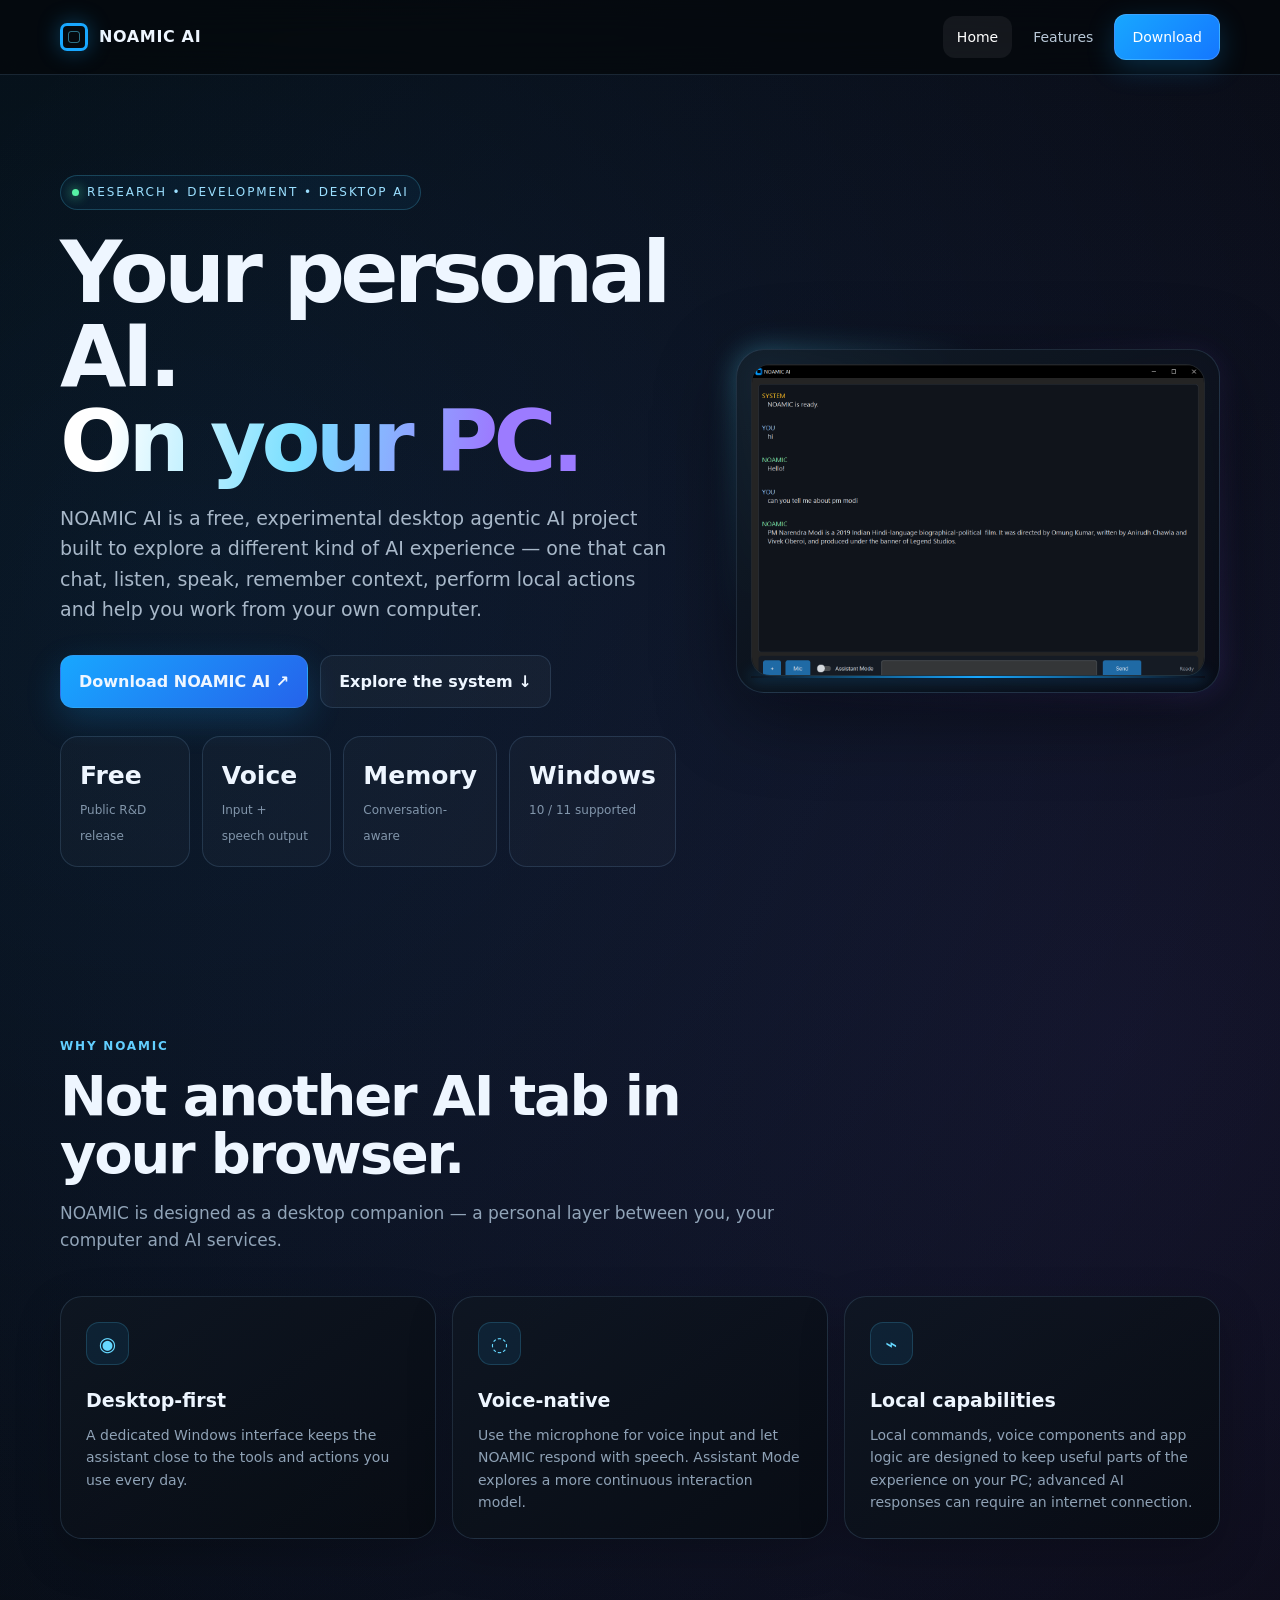
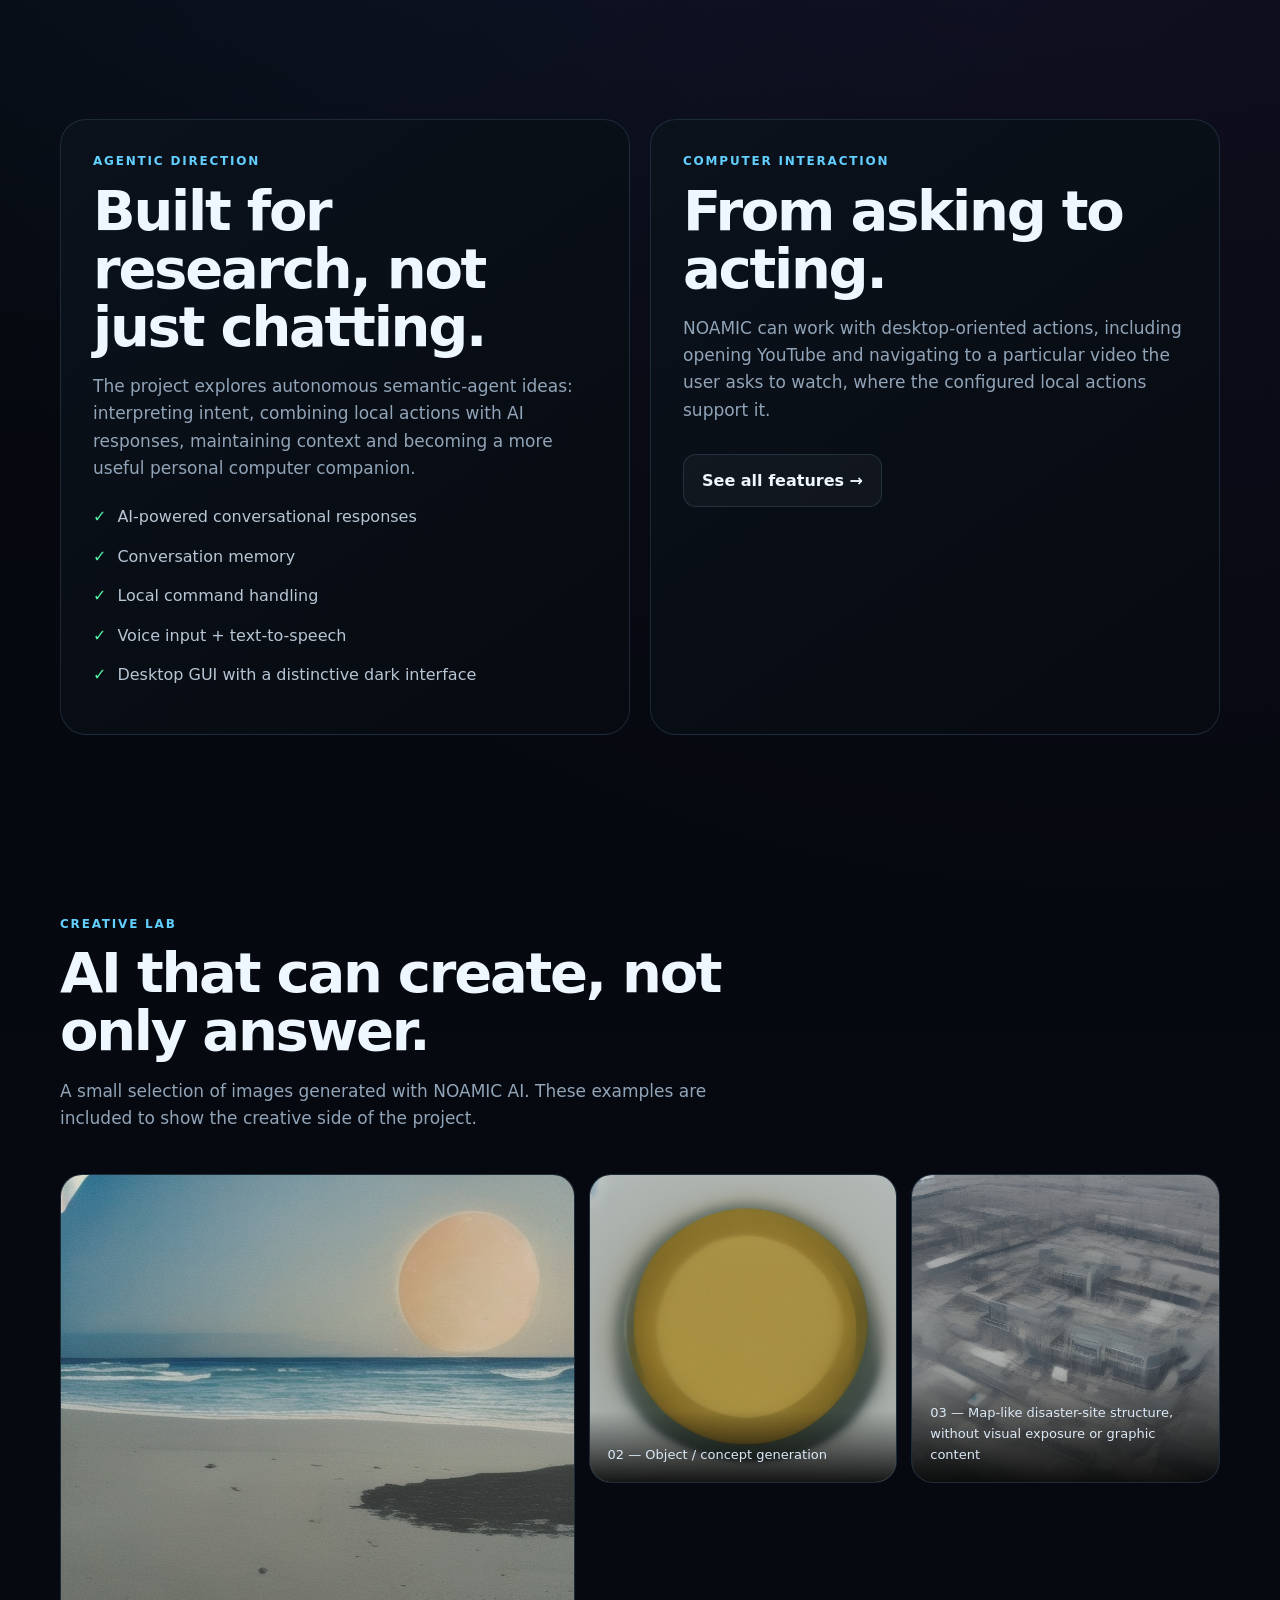
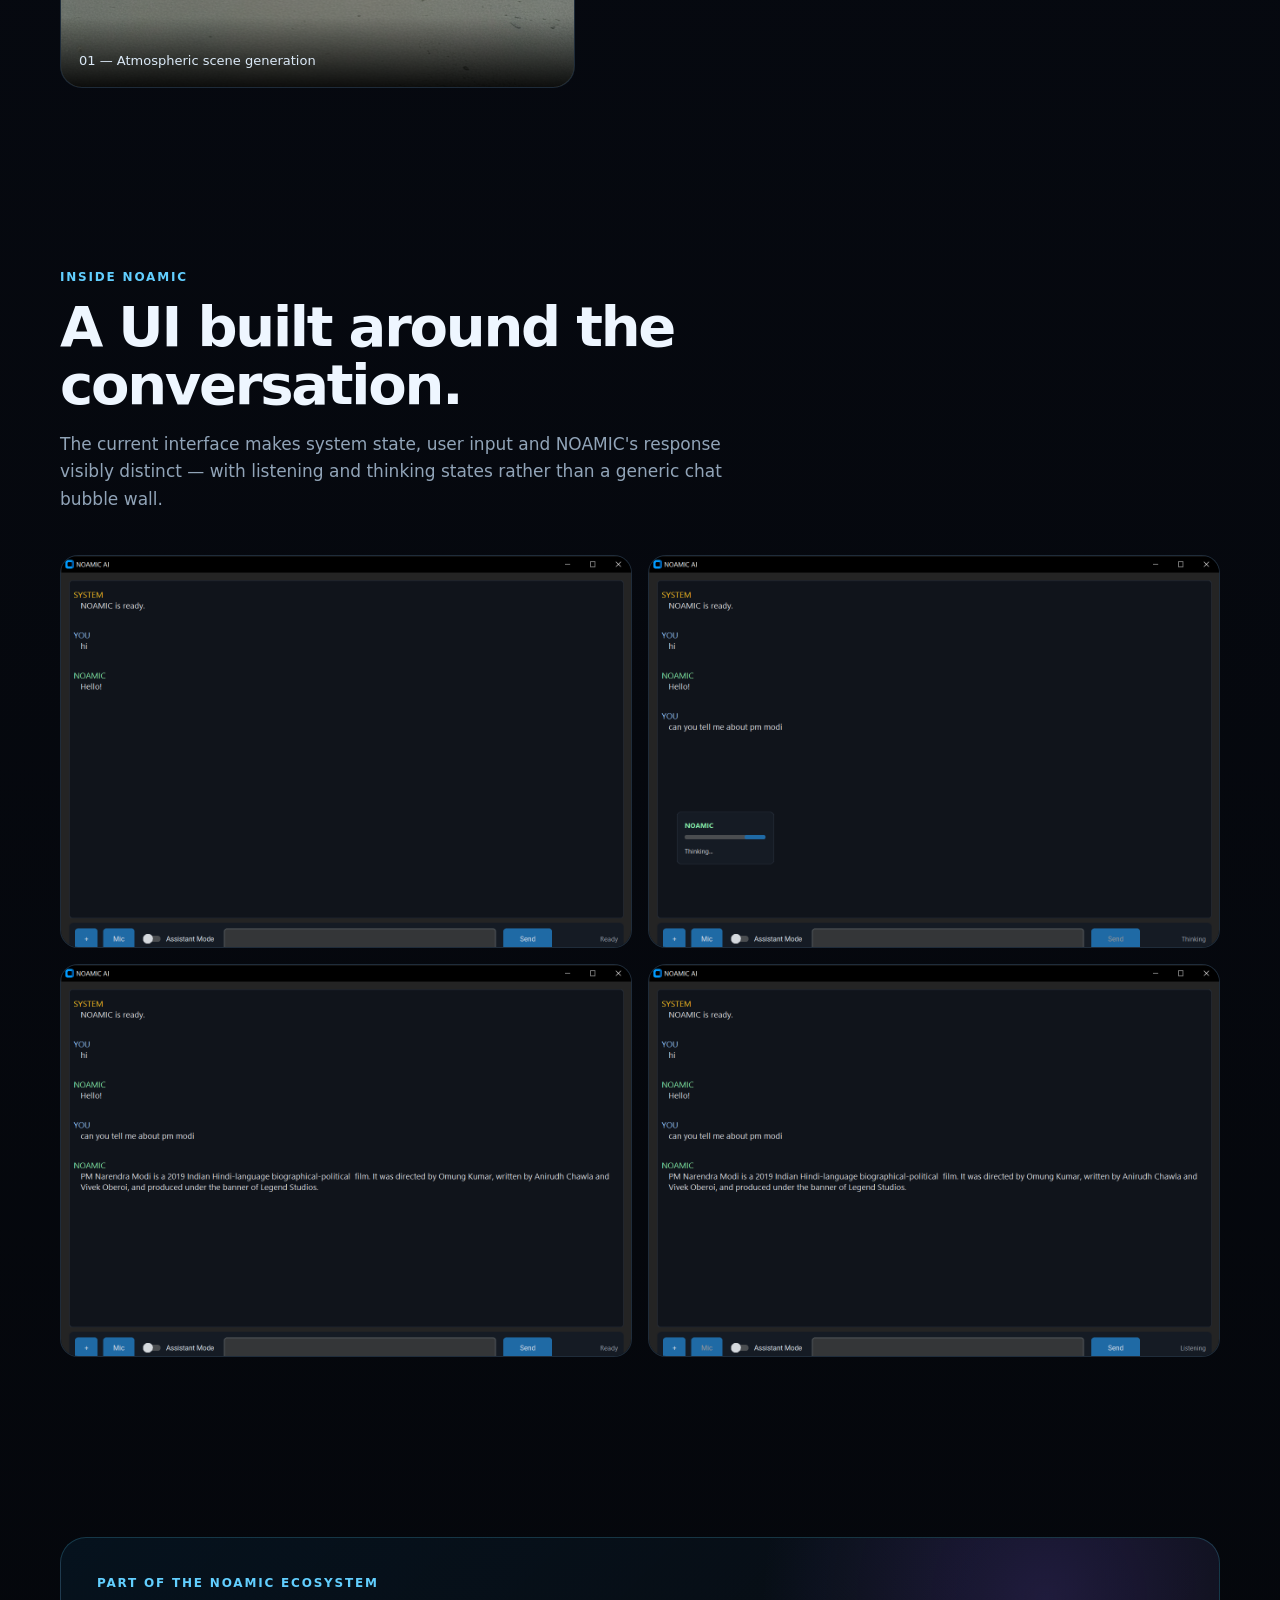
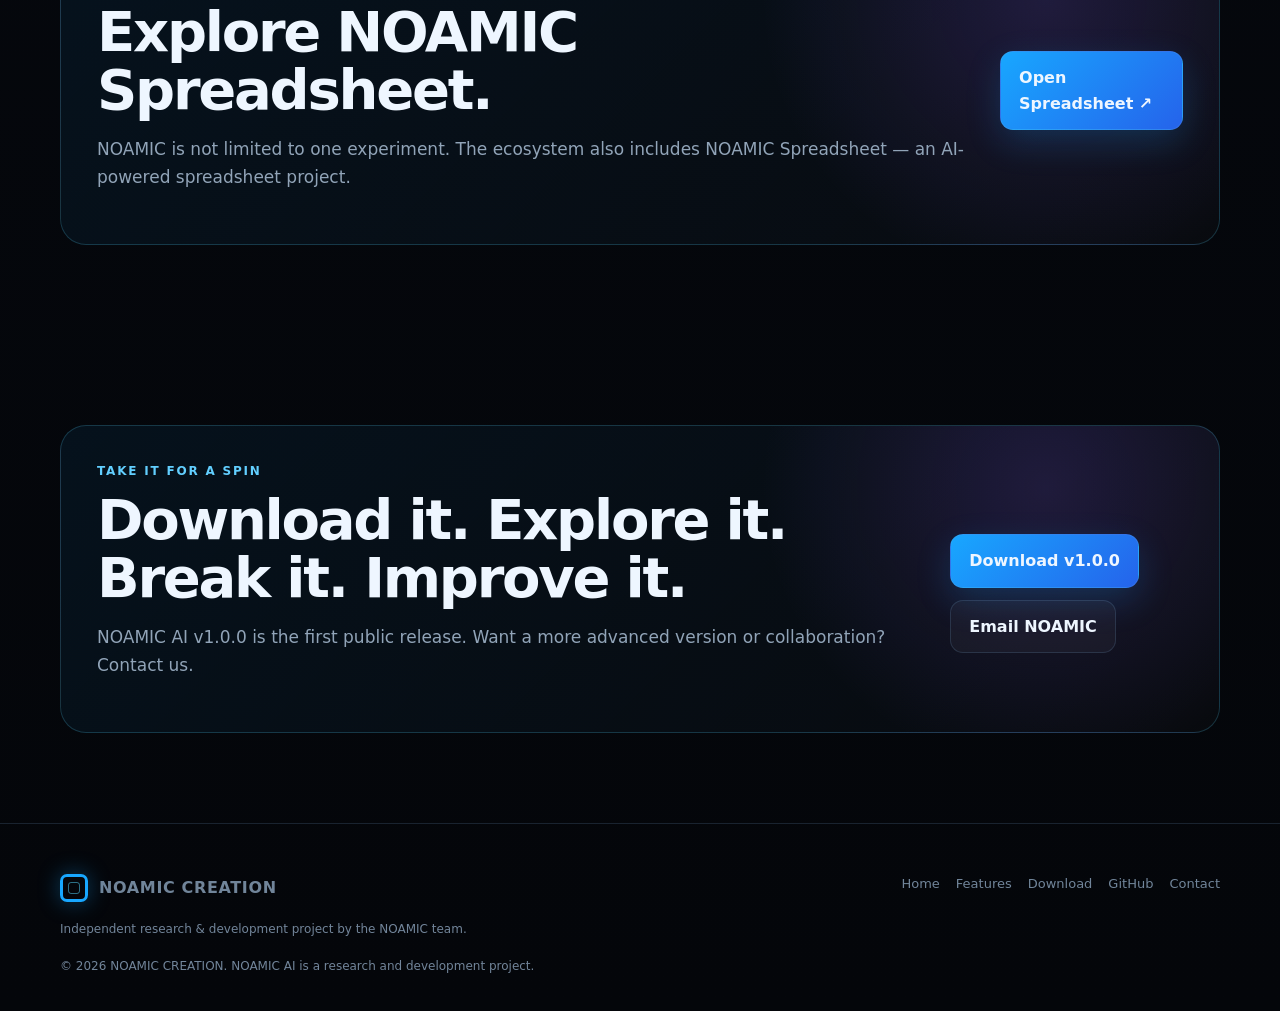
<file: index.html>
<!doctype html>
<html lang="en"><head><meta charset="utf-8"><meta name="viewport" content="width=device-width,initial-scale=1">
<title>NOAMIC AI — Personal Desktop Agentic AI</title><meta name="description" content="NOAMIC AI is a free desktop AI research and development project with chat, voice, memory, local commands and creative AI capabilities.">
<link rel="stylesheet" href="style.css"></head><body>

<header class="nav">
 <div class="container nav-inner">
  <a class="brand" href="index.html"><span class="brand-mark"></span><span>NOAMIC AI</span></a>
  <button class="menu" aria-label="Open menu">☰</button>
  <nav class="nav-links">
   <a class="active" href="index.html">Home</a>
   <a class="" href="features.html">Features</a>
   <a class=" nav-cta" href="download.html">Download</a>
  </nav>
 </div>
</header>

<main>
<section class="hero"><div class="container hero-grid">
 <div class="reveal">
  <span class="eyebrow"><span class="dot"></span> Research • Development • Desktop AI</span>
  <h1>Your personal AI.<br><span class="gradient">On your PC.</span></h1>
  <p class="lead">NOAMIC AI is a free, experimental desktop agentic AI project built to explore a different kind of AI experience — one that can chat, listen, speak, remember context, perform local actions and help you work from your own computer.</p>
  <div class="actions"><a class="btn btn-primary" href="download.html">Download NOAMIC AI ↗</a><a class="btn btn-ghost" href="#why">Explore the system ↓</a></div>
  <div class="stat-row"><div class="stat"><strong>Free</strong><span>Public R&D release</span></div><div class="stat"><strong>Voice</strong><span>Input + speech output</span></div><div class="stat"><strong>Memory</strong><span>Conversation-aware</span></div><div class="stat"><strong>Windows</strong><span>10 / 11 supported</span></div></div>
 </div>
 <div class="hero-card reveal"><div class="app-shot"><img src="assets/noamic-response.png" alt="NOAMIC AI desktop interface showing an AI response"></div><div class="scanline"></div></div>
</div></section>

<section id="why"><div class="container">
 <div class="section-head reveal"><div class="kicker">Why NOAMIC</div><h2>Not another AI tab in your browser.</h2><p class="sub">NOAMIC is designed as a desktop companion — a personal layer between you, your computer and AI services.</p></div>
 <div class="grid-3">
  <article class="card reveal"><div class="icon">◉</div><h3>Desktop-first</h3><p>A dedicated Windows interface keeps the assistant close to the tools and actions you use every day.</p></article>
  <article class="card reveal"><div class="icon">◌</div><h3>Voice-native</h3><p>Use the microphone for voice input and let NOAMIC respond with speech. Assistant Mode explores a more continuous interaction model.</p></article>
  <article class="card reveal"><div class="icon">⌁</div><h3>Local capabilities</h3><p>Local commands, voice components and app logic are designed to keep useful parts of the experience on your PC; advanced AI responses can require an internet connection.</p></article>
 </div>
</div></section>

<section><div class="container feature-band">
 <div class="feature-panel reveal"><div class="kicker">Agentic direction</div><h2>Built for research, not just chatting.</h2>
  <p class="sub">The project explores autonomous semantic-agent ideas: interpreting intent, combining local actions with AI responses, maintaining context and becoming a more useful personal computer companion.</p>
  <ul><li><span class="check">✓</span> AI-powered conversational responses</li><li><span class="check">✓</span> Conversation memory</li><li><span class="check">✓</span> Local command handling</li><li><span class="check">✓</span> Voice input + text-to-speech</li><li><span class="check">✓</span> Desktop GUI with a distinctive dark interface</li>
  </ul>
 </div>
 <div class="feature-panel reveal"><div class="kicker">Computer interaction</div><h2>From asking to acting.</h2>
  <p class="sub">NOAMIC can work with desktop-oriented actions, including opening YouTube and navigating to a particular video the user asks to watch, where the configured local actions support it.</p>
  <div class="actions"><a class="btn btn-ghost" href="features.html">See all features →</a></div>
 </div>
</div></section>

<section><div class="container">
 <div class="section-head reveal"><div class="kicker">Creative lab</div><h2>AI that can create, not only answer.</h2><p class="sub">A small selection of images generated with NOAMIC AI. These examples are included to show the creative side of the project.</p></div>
 <div class="gallery">
  <figure class="reveal"><img src="assets/ai-beach.png" alt="AI-generated beach scene"><div class="caption">01 — Atmospheric scene generation</div></figure>
  <figure class="reveal"><img src="assets/ai-orb.png" alt="AI-generated golden circular object"><div class="caption">02 — Object / concept generation</div></figure>
  <figure class="reveal"><img src="assets/ai-disaster-map.png" alt="AI-generated aerial map-like disaster location"><div class="caption">03 — Map-like disaster-site structure, without visual exposure or graphic content</div></figure>
 </div>
</div></section>

<section><div class="container">
 <div class="section-head reveal"><div class="kicker">Inside NOAMIC</div><h2>A UI built around the conversation.</h2><p class="sub">The current interface makes system state, user input and NOAMIC's response visibly distinct — with listening and thinking states rather than a generic chat bubble wall.</p></div>
 <div class="showcase"><img class="reveal" src="assets/noamic-chat-ready.png" alt="NOAMIC ready state interface"><img class="reveal" src="assets/noamic-thinking.png" alt="NOAMIC thinking state interface"><img class="reveal" src="assets/noamic-response.png" alt="NOAMIC response state interface"><img class="reveal" src="assets/noamic-listening.png" alt="NOAMIC listening state interface"></div>
</div></section>

<section><div class="container"><div class="callout reveal">
 <div><div class="kicker">Part of the NOAMIC ecosystem</div><h2>Explore NOAMIC Spreadsheet.</h2><p class="sub">NOAMIC is not limited to one experiment. The ecosystem also includes NOAMIC Spreadsheet — an AI-powered spreadsheet project.</p></div>
 <a class="btn btn-primary" href="https://noamic-spreadsheet-website-3bc7.vercel.app/" target="_blank" rel="noopener">Open Spreadsheet ↗</a>
</div></div></section>

<section><div class="container"><div class="callout reveal">
 <div><div class="kicker">Take it for a spin</div><h2>Download it. Explore it. Break it. Improve it.</h2><p class="sub">NOAMIC AI v1.0.0 is the first public release. Want a more advanced version or collaboration? Contact us.</p></div>
 <div class="actions"><a class="btn btn-primary" href="download.html">Download v1.0.0</a><a class="btn btn-ghost" href="mailto:genertic.enterprises@gmail.com">Email NOAMIC</a></div>
</div></div></section>
</main>

<footer>
 <div class="container footer-grid">
  <div><div class="brand"><span class="brand-mark"></span><span>NOAMIC CREATION</span></div>
  <div class="note">Independent research & development project by the NOAMIC team.</div></div>
  <div class="footer-links">
   <a href="index.html">Home</a><a href="features.html">Features</a><a href="download.html">Download</a>
   <a href="https://github.com/diwakar0018/Noamic-AI" target="_blank" rel="noopener">GitHub</a>
   <a href="mailto:genertic.enterprises@gmail.com">Contact</a>
  </div>
 </div>
 <div class="container note">© <span data-year></span> NOAMIC CREATION. NOAMIC AI is a research and development project.</div>
</footer>
<script src="script.js"></script></body></html>
</file>
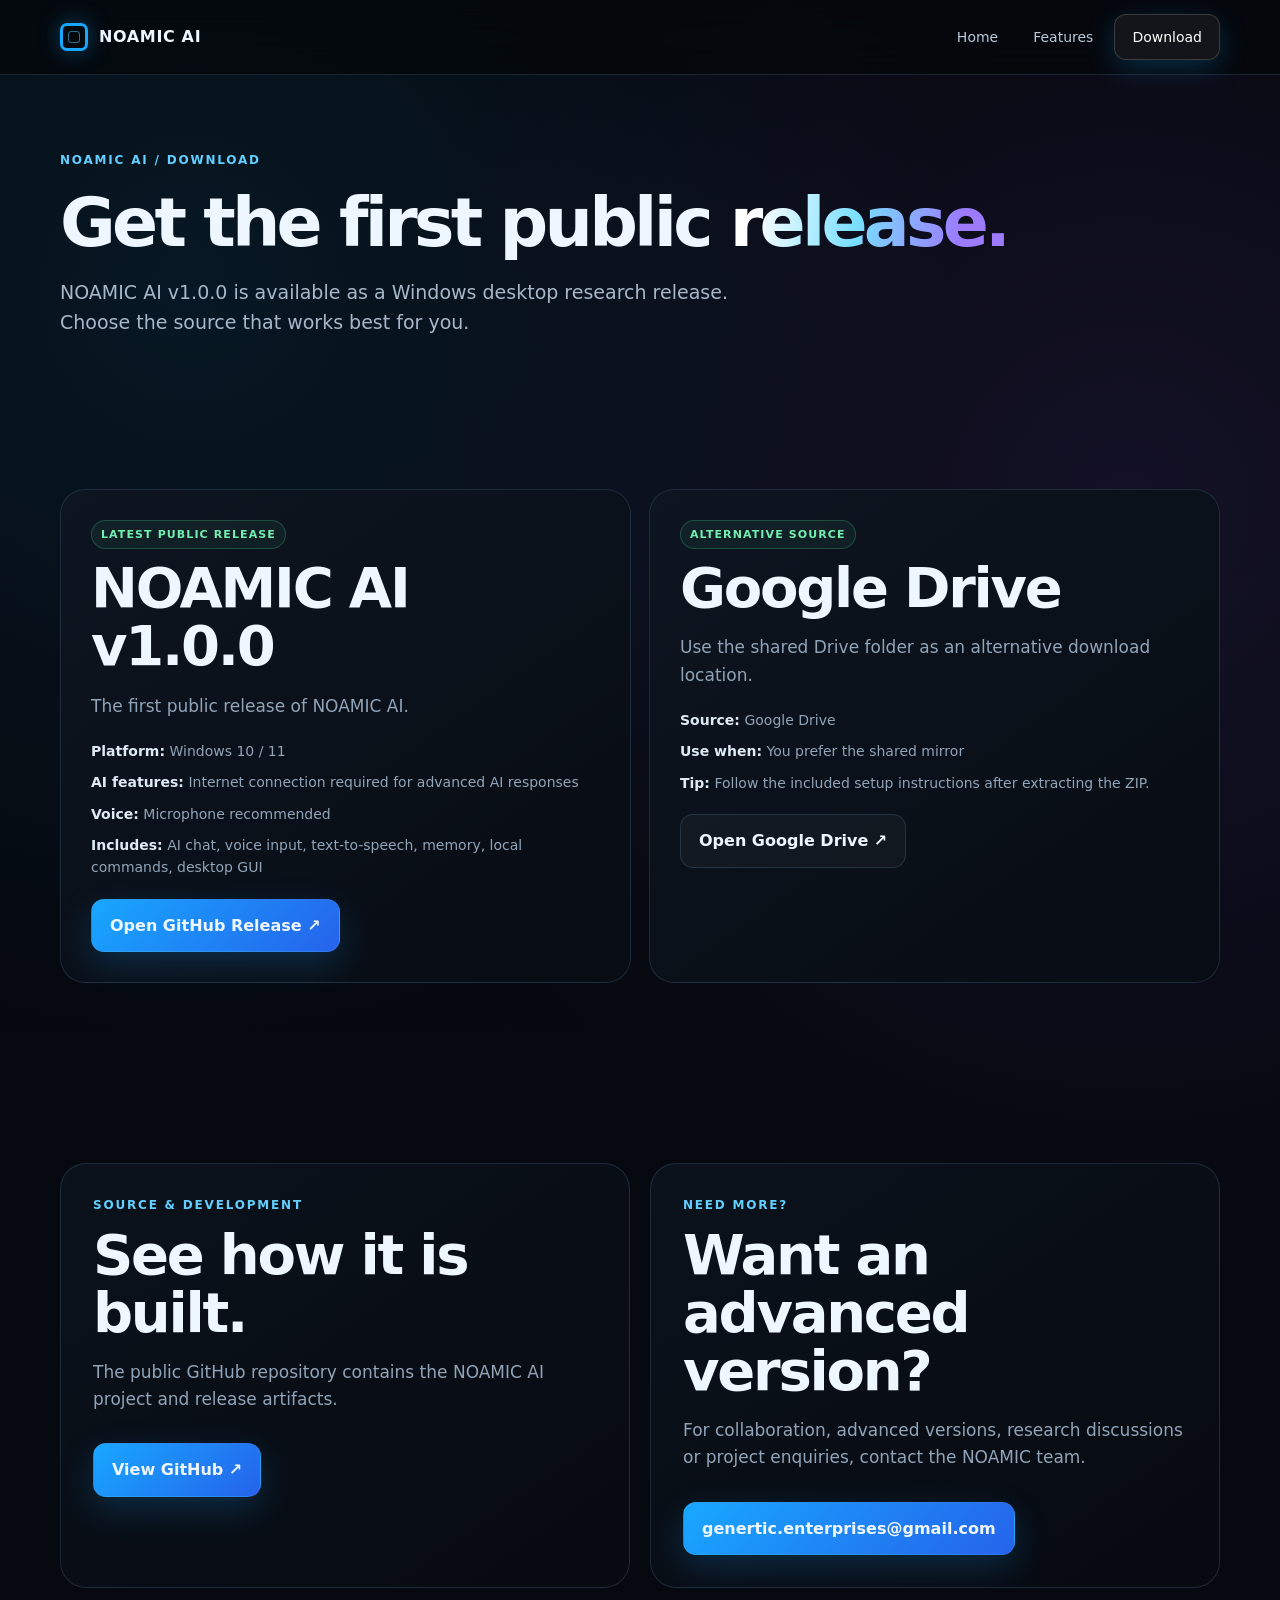
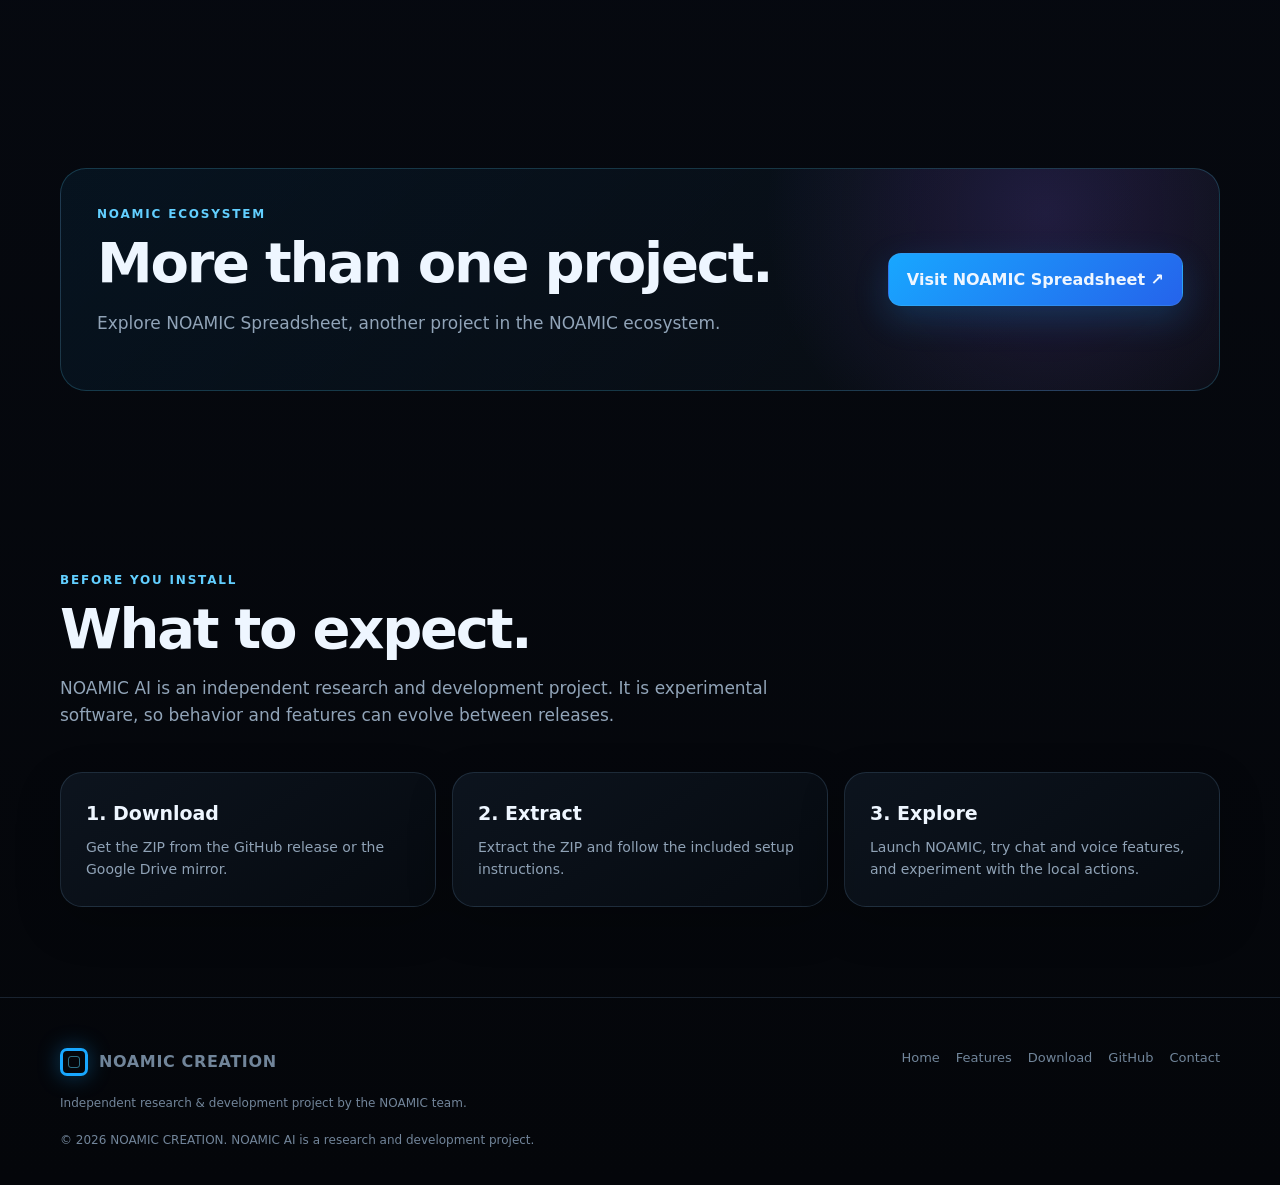
<file: download.html>
<!doctype html>
<html lang="en"><head><meta charset="utf-8"><meta name="viewport" content="width=device-width,initial-scale=1">
<title>NOAMIC AI — Download</title><meta name="description" content="Download NOAMIC AI v1.0.0 for Windows.">
<link rel="stylesheet" href="style.css"></head><body>
<header class="nav">
 <div class="container nav-inner">
  <a class="brand" href="index.html"><span class="brand-mark"></span><span>NOAMIC AI</span></a>
  <button class="menu" aria-label="Open menu">☰</button>
  <nav class="nav-links">
   <a class="" href="index.html">Home</a>
   <a class="" href="features.html">Features</a>
   <a class="active nav-cta" href="download.html">Download</a>
  </nav>
 </div>
</header>

<main>
<section class="page-hero"><div class="container reveal"><div class="kicker">NOAMIC AI / DOWNLOAD</div><h1>Get the first public <span class="gradient">release.</span></h1><p class="lead">NOAMIC AI v1.0.0 is available as a Windows desktop research release. Choose the source that works best for you.</p></div></section>
<section><div class="container download-grid">
 <div class="download-card reveal"><span class="badge">LATEST PUBLIC RELEASE</span><h2>NOAMIC AI v1.0.0</h2><p class="sub">The first public release of NOAMIC AI.</p><div class="meta"><div><b>Platform:</b> Windows 10 / 11</div><div><b>AI features:</b> Internet connection required for advanced AI responses</div><div><b>Voice:</b> Microphone recommended</div><div><b>Includes:</b> AI chat, voice input, text-to-speech, memory, local commands, desktop GUI</div></div><a class="btn btn-primary" href="https://github.com/diwakar0018/Noamic-AI/releases/tag/v1.0.0" target="_blank" rel="noopener">Open GitHub Release ↗</a></div>
 <div class="download-card reveal"><span class="badge">ALTERNATIVE SOURCE</span><h2>Google Drive</h2><p class="sub">Use the shared Drive folder as an alternative download location.</p><div class="meta"><div><b>Source:</b> Google Drive</div><div><b>Use when:</b> You prefer the shared mirror</div><div><b>Tip:</b> Follow the included setup instructions after extracting the ZIP.</div></div><a class="btn btn-ghost" href="https://drive.google.com/drive/folders/18-eVD2xe_yPstz3Mk7K7Ex449or5222I?usp=drive_link" target="_blank" rel="noopener">Open Google Drive ↗</a></div>
</div></section>
<section><div class="container feature-band">
 <div class="feature-panel reveal"><div class="kicker">Source &amp; development</div><h2>See how it is built.</h2><p class="sub">The public GitHub repository contains the NOAMIC AI project and release artifacts.</p><div class="actions"><a class="btn btn-primary" href="https://github.com/diwakar0018/Noamic-AI" target="_blank" rel="noopener">View GitHub ↗</a></div></div>
 <div class="feature-panel reveal"><div class="kicker">Need more?</div><h2>Want an advanced version?</h2><p class="sub">For collaboration, advanced versions, research discussions or project enquiries, contact the NOAMIC team.</p><div class="actions"><a class="btn btn-primary" href="mailto:genertic.enterprises@gmail.com">genertic.enterprises@gmail.com</a></div></div>
</div></section>
<section><div class="container"><div class="callout reveal"><div><div class="kicker">NOAMIC ecosystem</div><h2>More than one project.</h2><p class="sub">Explore NOAMIC Spreadsheet, another project in the NOAMIC ecosystem.</p></div><a class="btn btn-primary" href="https://noamic-spreadsheet-website-3bc7.vercel.app/" target="_blank" rel="noopener">Visit NOAMIC Spreadsheet ↗</a></div></div></section>
<section><div class="container"><div class="section-head reveal"><div class="kicker">Before you install</div><h2>What to expect.</h2><p class="sub">NOAMIC AI is an independent research and development project. It is experimental software, so behavior and features can evolve between releases.</p></div>
<div class="grid-3"><article class="card reveal"><h3>1. Download</h3><p>Get the ZIP from the GitHub release or the Google Drive mirror.</p></article><article class="card reveal"><h3>2. Extract</h3><p>Extract the ZIP and follow the included setup instructions.</p></article><article class="card reveal"><h3>3. Explore</h3><p>Launch NOAMIC, try chat and voice features, and experiment with the local actions.</p></article></div></div></section>
</main>
<footer>
 <div class="container footer-grid">
  <div><div class="brand"><span class="brand-mark"></span><span>NOAMIC CREATION</span></div>
  <div class="note">Independent research & development project by the NOAMIC team.</div></div>
  <div class="footer-links">
   <a href="index.html">Home</a><a href="features.html">Features</a><a href="download.html">Download</a>
   <a href="https://github.com/diwakar0018/Noamic-AI" target="_blank" rel="noopener">GitHub</a>
   <a href="mailto:genertic.enterprises@gmail.com">Contact</a>
  </div>
 </div>
 <div class="container note">© <span data-year></span> NOAMIC CREATION. NOAMIC AI is a research and development project.</div>
</footer>
<script src="script.js"></script></body></html>
</file>
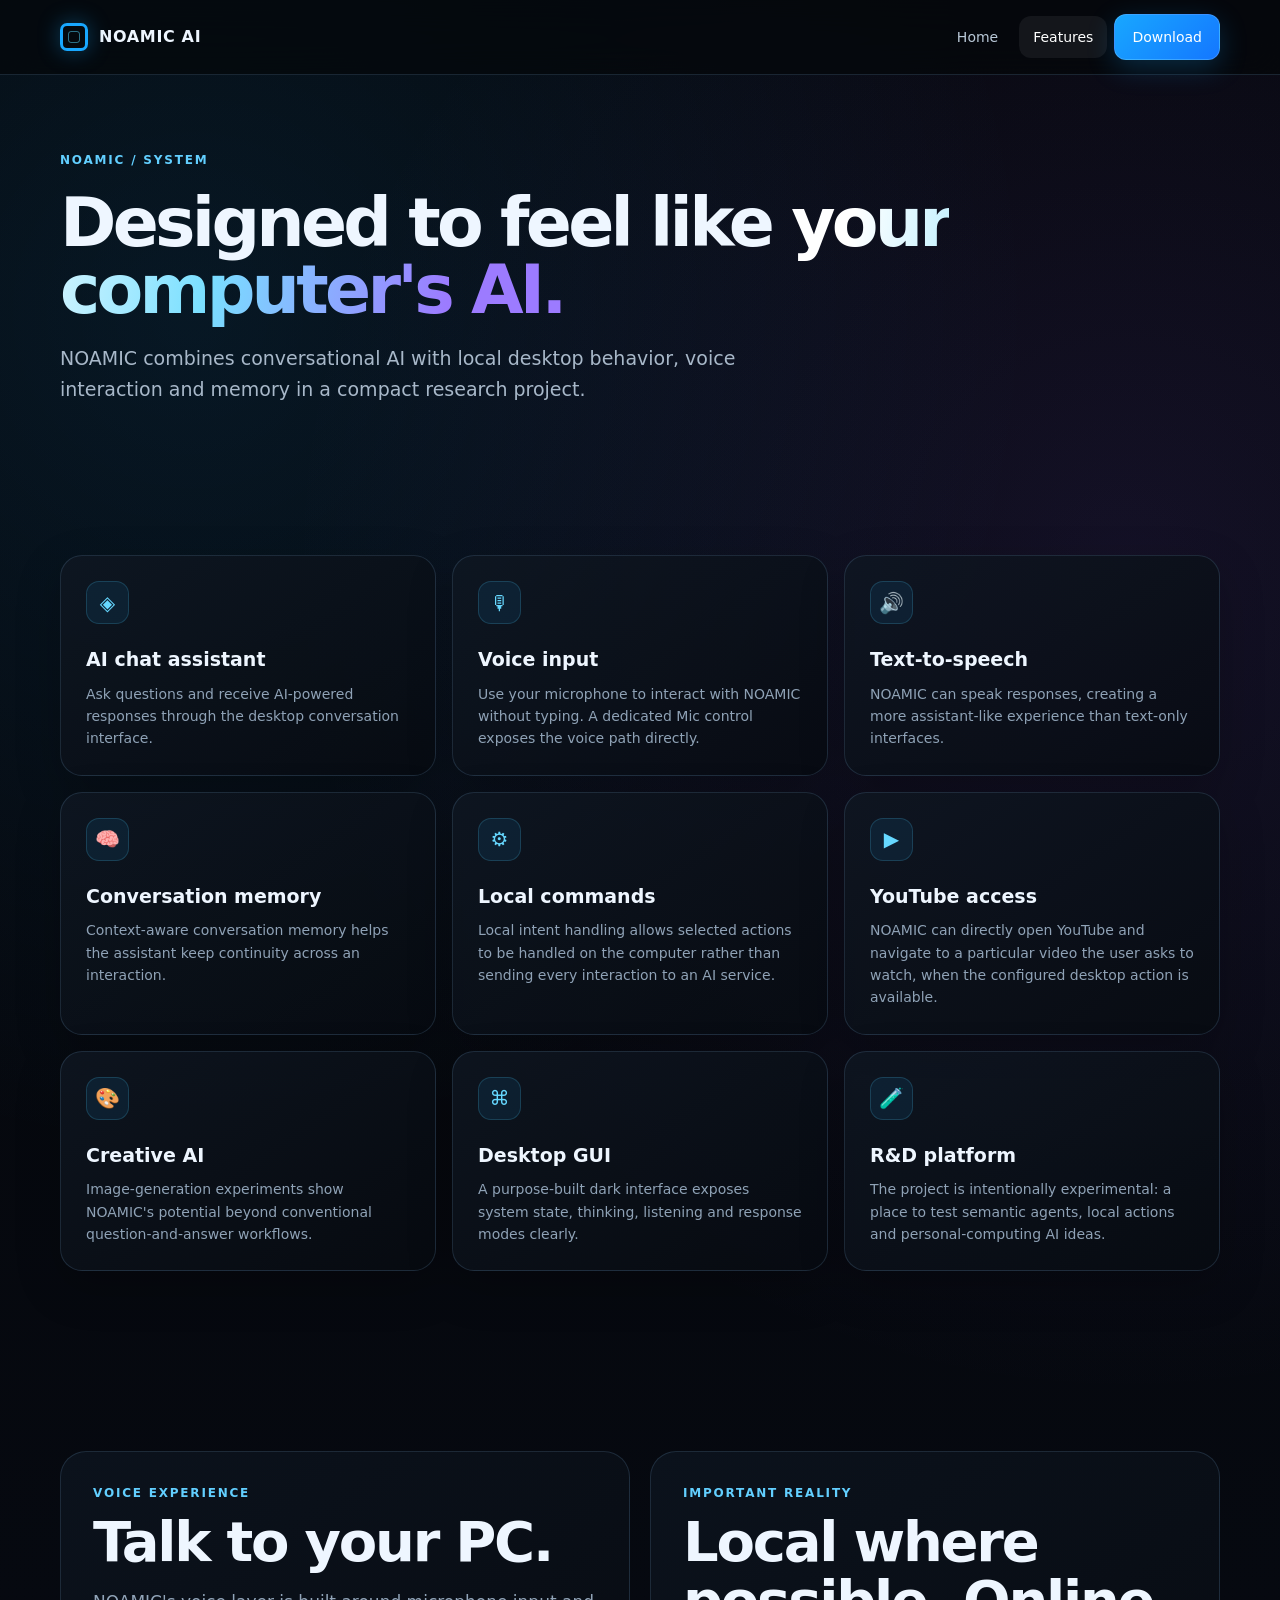
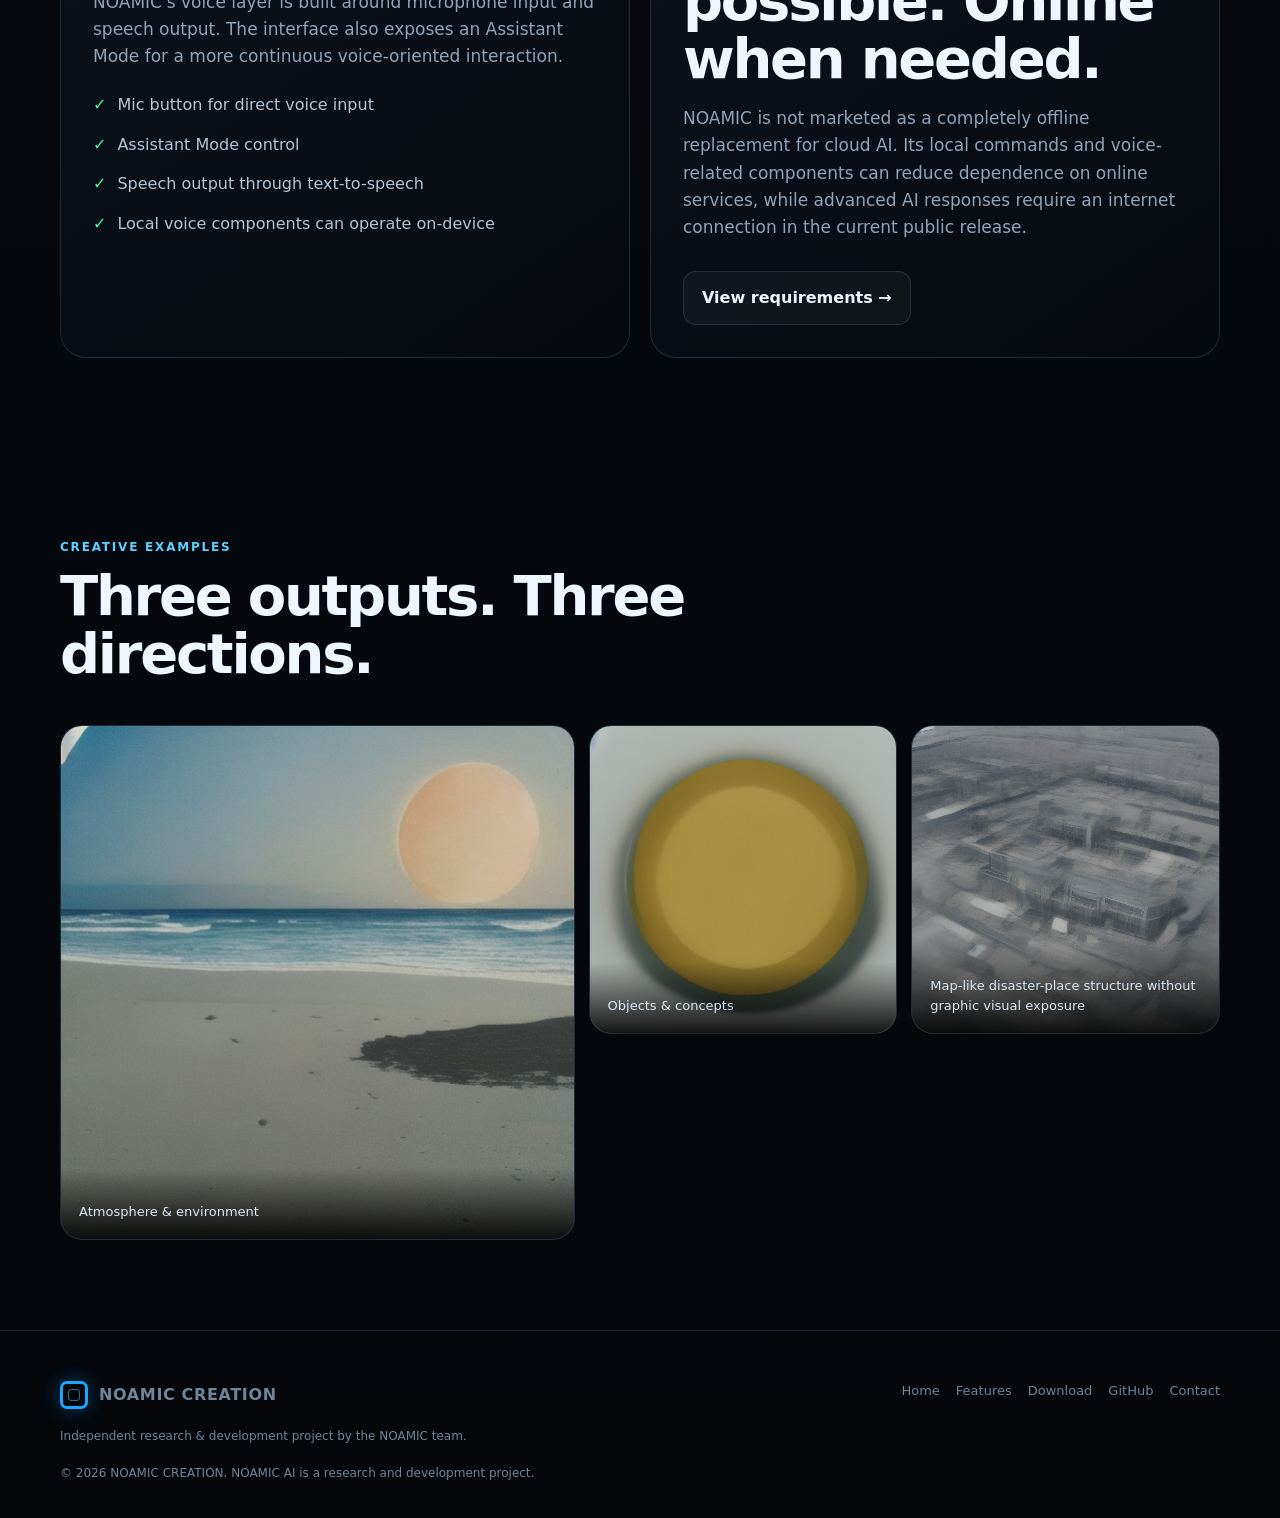
<file: features.html>
<!doctype html>
<html lang="en"><head><meta charset="utf-8"><meta name="viewport" content="width=device-width,initial-scale=1">
<title>NOAMIC AI — Features</title><meta name="description" content="Explore the features and research direction of NOAMIC AI.">
<link rel="stylesheet" href="style.css"></head><body>
<header class="nav">
 <div class="container nav-inner">
  <a class="brand" href="index.html"><span class="brand-mark"></span><span>NOAMIC AI</span></a>
  <button class="menu" aria-label="Open menu">☰</button>
  <nav class="nav-links">
   <a class="" href="index.html">Home</a>
   <a class="active" href="features.html">Features</a>
   <a class=" nav-cta" href="download.html">Download</a>
  </nav>
 </div>
</header>

<main>
<section class="page-hero"><div class="container reveal"><div class="kicker">NOAMIC / SYSTEM</div><h1>Designed to feel like <span class="gradient">your computer's AI.</span></h1><p class="lead">NOAMIC combines conversational AI with local desktop behavior, voice interaction and memory in a compact research project.</p></div></section>
<section><div class="container"><div class="grid-3">
 <article class="card reveal"><div class="icon">◈</div><h3>AI chat assistant</h3><p>Ask questions and receive AI-powered responses through the desktop conversation interface.</p></article>
 <article class="card reveal"><div class="icon">🎙</div><h3>Voice input</h3><p>Use your microphone to interact with NOAMIC without typing. A dedicated Mic control exposes the voice path directly.</p></article>
 <article class="card reveal"><div class="icon">🔊</div><h3>Text-to-speech</h3><p>NOAMIC can speak responses, creating a more assistant-like experience than text-only interfaces.</p></article>
 <article class="card reveal"><div class="icon">🧠</div><h3>Conversation memory</h3><p>Context-aware conversation memory helps the assistant keep continuity across an interaction.</p></article>
 <article class="card reveal"><div class="icon">⚙</div><h3>Local commands</h3><p>Local intent handling allows selected actions to be handled on the computer rather than sending every interaction to an AI service.</p></article>
 <article class="card reveal"><div class="icon">▶</div><h3>YouTube access</h3><p>NOAMIC can directly open YouTube and navigate to a particular video the user asks to watch, when the configured desktop action is available.</p></article>
 <article class="card reveal"><div class="icon">🎨</div><h3>Creative AI</h3><p>Image-generation experiments show NOAMIC's potential beyond conventional question-and-answer workflows.</p></article>
 <article class="card reveal"><div class="icon">⌘</div><h3>Desktop GUI</h3><p>A purpose-built dark interface exposes system state, thinking, listening and response modes clearly.</p></article>
 <article class="card reveal"><div class="icon">🧪</div><h3>R&amp;D platform</h3><p>The project is intentionally experimental: a place to test semantic agents, local actions and personal-computing AI ideas.</p></article>
</div></div></section>
<section><div class="container feature-band">
 <div class="feature-panel reveal"><div class="kicker">Voice experience</div><h2>Talk to your PC.</h2><p class="sub">NOAMIC's voice layer is built around microphone input and speech output. The interface also exposes an Assistant Mode for a more continuous voice-oriented interaction.</p><ul><li><span class="check">✓</span> Mic button for direct voice input</li><li><span class="check">✓</span> Assistant Mode control</li><li><span class="check">✓</span> Speech output through text-to-speech</li><li><span class="check">✓</span> Local voice components can operate on-device</li></ul></div>
 <div class="feature-panel reveal"><div class="kicker">Important reality</div><h2>Local where possible. Online when needed.</h2><p class="sub">NOAMIC is not marketed as a completely offline replacement for cloud AI. Its local commands and voice-related components can reduce dependence on online services, while advanced AI responses require an internet connection in the current public release.</p><div class="actions"><a class="btn btn-ghost" href="download.html">View requirements →</a></div></div>
</div></section>
<section><div class="container"><div class="section-head reveal"><div class="kicker">Creative examples</div><h2>Three outputs. Three directions.</h2></div>
<div class="gallery"><figure class="reveal"><img src="assets/ai-beach.png" alt="AI generated beach scene"><div class="caption">Atmosphere &amp; environment</div></figure><figure class="reveal"><img src="assets/ai-orb.png" alt="AI generated golden orb"><div class="caption">Objects &amp; concepts</div></figure><figure class="reveal"><img src="assets/ai-disaster-map.png" alt="AI generated map-like disaster site"><div class="caption">Map-like disaster-place structure without graphic visual exposure</div></figure></div></div></section>
</main>
<footer>
 <div class="container footer-grid">
  <div><div class="brand"><span class="brand-mark"></span><span>NOAMIC CREATION</span></div>
  <div class="note">Independent research & development project by the NOAMIC team.</div></div>
  <div class="footer-links">
   <a href="index.html">Home</a><a href="features.html">Features</a><a href="download.html">Download</a>
   <a href="https://github.com/diwakar0018/Noamic-AI" target="_blank" rel="noopener">GitHub</a>
   <a href="mailto:genertic.enterprises@gmail.com">Contact</a>
  </div>
 </div>
 <div class="container note">© <span data-year></span> NOAMIC CREATION. NOAMIC AI is a research and development project.</div>
</footer>
<script src="script.js"></script></body></html>
</file>
<file: style.css>
:root{
  --bg:#05070b; --panel:#0b1018; --panel2:#0e1520; --line:rgba(121,170,214,.18);
  --text:#eef6ff; --muted:#91a4b8; --cyan:#18a7ff; --cyan2:#55d7ff;
  --violet:#8b5cf6; --green:#56f2a5; --shadow:0 20px 80px rgba(0,0,0,.45);
  --radius:22px;
}
*{box-sizing:border-box}
html{scroll-behavior:smooth}
body{margin:0;background:
 radial-gradient(circle at 15% 10%,rgba(24,167,255,.10),transparent 28%),
 radial-gradient(circle at 88% 18%,rgba(139,92,246,.11),transparent 30%),
 linear-gradient(180deg,#05070b 0%,#060910 52%,#04060a 100%);
 color:var(--text);font-family:Inter,ui-sans-serif,system-ui,-apple-system,Segoe UI,Roboto,Arial,sans-serif;line-height:1.6;overflow-x:hidden}
body:before{content:"";position:fixed;inset:0;pointer-events:none;opacity:.28;background-image:linear-gradient(rgba(255,255,255,.018) 1px,transparent 1px),linear-gradient(90deg,rgba(255,255,255,.018) 1px,transparent 1px);background-size:60px 60px;mask-image:linear-gradient(to bottom,black,transparent 85%);z-index:-2}
a{color:inherit;text-decoration:none}
img{max-width:100%;display:block}
.container{width:min(1160px,92%);margin:auto}
.nav{position:sticky;top:0;z-index:20;background:rgba(5,7,11,.72);backdrop-filter:blur(18px);border-bottom:1px solid var(--line)}
.nav-inner{height:74px;display:flex;align-items:center;justify-content:space-between;gap:24px}
.brand{display:flex;align-items:center;gap:11px;font-weight:800;letter-spacing:.04em}
.brand-mark{width:28px;height:28px;border:3px solid var(--cyan);border-radius:7px;box-shadow:0 0 22px rgba(24,167,255,.35);position:relative}
.brand-mark:after{content:"";position:absolute;inset:5px;border:1px solid rgba(85,215,255,.5);border-radius:3px}
.nav-links{display:flex;gap:7px;align-items:center}
.nav-links a{padding:10px 14px;border-radius:12px;color:#b9c8d8;font-size:14px}
.nav-links a:hover,.nav-links a.active{background:rgba(255,255,255,.06);color:#fff}
.nav-cta{padding:11px 17px!important;background:linear-gradient(135deg,var(--cyan),#1477ff);color:#fff!important;border:1px solid rgba(255,255,255,.16);box-shadow:0 8px 28px rgba(24,167,255,.22)}
.menu{display:none;background:none;border:1px solid var(--line);color:#fff;border-radius:10px;padding:9px 11px}
.hero{padding:100px 0 80px;position:relative}
.hero-grid{display:grid;grid-template-columns:1.12fr .88fr;gap:60px;align-items:center}
.eyebrow{display:inline-flex;align-items:center;gap:8px;border:1px solid rgba(85,215,255,.22);background:rgba(24,167,255,.06);padding:7px 11px;border-radius:999px;color:#9bdfff;font-size:12px;text-transform:uppercase;letter-spacing:.16em}
.dot{width:7px;height:7px;border-radius:50%;background:var(--green);box-shadow:0 0 12px var(--green)}
h1{font-size:clamp(48px,7vw,86px);line-height:.98;letter-spacing:-.055em;margin:20px 0}
.gradient{background:linear-gradient(100deg,#fff 10%,#79dfff 46%,#9c7bff 82%);-webkit-background-clip:text;background-clip:text;color:transparent}
.lead{font-size:19px;color:#a8b8c9;max-width:680px}
.actions{display:flex;gap:12px;flex-wrap:wrap;margin-top:30px}
.btn{display:inline-flex;align-items:center;justify-content:center;gap:9px;padding:13px 18px;border-radius:13px;font-weight:700;border:1px solid var(--line);transition:.2s}
.btn:hover{transform:translateY(-2px)}
.btn-primary{background:linear-gradient(135deg,var(--cyan),#2563eb);box-shadow:0 12px 35px rgba(24,167,255,.2)}
.btn-ghost{background:rgba(255,255,255,.035)}
.hero-card{position:relative;border:1px solid var(--line);border-radius:28px;background:linear-gradient(145deg,rgba(18,28,40,.88),rgba(7,11,18,.9));padding:14px;box-shadow:var(--shadow);transform:perspective(1200px) rotateY(-4deg)}
.hero-card:before{content:"";position:absolute;inset:-1px;border-radius:28px;background:linear-gradient(130deg,rgba(85,215,255,.45),transparent 32%,rgba(139,92,246,.25));z-index:-1;filter:blur(14px)}
.app-shot{border-radius:19px;border:1px solid rgba(255,255,255,.1);overflow:hidden;background:#090d13}
.app-shot img{width:100%;aspect-ratio:1312/900;object-fit:cover}
.scanline{height:2px;background:linear-gradient(90deg,transparent,var(--cyan),transparent);box-shadow:0 0 15px var(--cyan);animation:scan 3.8s linear infinite}
@keyframes scan{0%{transform:translateX(-100%)}100%{transform:translateX(100%)}}
section{padding:90px 0}
.section-head{max-width:720px;margin-bottom:42px}
.kicker{color:#62cfff;text-transform:uppercase;letter-spacing:.15em;font-size:12px;font-weight:800}
h2{font-size:clamp(34px,5vw,56px);line-height:1.04;letter-spacing:-.04em;margin:10px 0 15px}
.sub{color:var(--muted);font-size:17px}
.grid-3{display:grid;grid-template-columns:repeat(3,1fr);gap:16px}
.card{background:linear-gradient(145deg,rgba(15,23,34,.82),rgba(7,11,17,.82));border:1px solid var(--line);border-radius:var(--radius);padding:25px;box-shadow:0 16px 45px rgba(0,0,0,.22)}
.card:hover{border-color:rgba(85,215,255,.32);transform:translateY(-3px);transition:.2s}
.icon{width:43px;height:43px;border-radius:13px;display:grid;place-items:center;background:rgba(24,167,255,.09);border:1px solid rgba(85,215,255,.18);color:#66d8ff;font-size:20px;margin-bottom:20px}
.card h3{margin:0 0 8px;font-size:19px}.card p{margin:0;color:#8fa2b6;font-size:14px}
.feature-band{display:grid;grid-template-columns:1fr 1fr;gap:20px;align-items:stretch}
.feature-panel{border:1px solid var(--line);border-radius:26px;padding:32px;background:linear-gradient(145deg,#0b121c,#070a10);overflow:hidden}
.feature-panel ul{list-style:none;padding:0;margin:22px 0 0}
.feature-panel li{display:flex;gap:11px;margin:14px 0;color:#b7c5d4}
.check{color:var(--green)}
.gallery{display:grid;grid-template-columns:1.25fr .75fr .75fr;gap:14px}
.gallery figure{margin:0;border-radius:22px;overflow:hidden;border:1px solid var(--line);background:#0a0f16;position:relative;min-height:260px}
.gallery figure:first-child{grid-row:span 2}
.gallery img{width:100%;height:100%;object-fit:cover;transition:.4s}
.gallery figure:hover img{transform:scale(1.035)}
.caption{position:absolute;left:0;right:0;bottom:0;padding:34px 18px 16px;background:linear-gradient(transparent,rgba(0,0,0,.88));font-size:13px;color:#dbe9f7}
.showcase{display:grid;grid-template-columns:repeat(2,1fr);gap:16px}
.showcase img{border-radius:18px;border:1px solid var(--line);background:#0b1017}
.stat-row{display:grid;grid-template-columns:repeat(4,1fr);gap:12px;margin-top:28px}
.stat{padding:19px;border:1px solid var(--line);border-radius:18px;background:rgba(255,255,255,.025)}
.stat strong{display:block;font-size:25px}.stat span{font-size:12px;color:#8296ab}
.callout{border:1px solid rgba(85,215,255,.2);border-radius:26px;padding:36px;background:radial-gradient(circle at 85% 20%,rgba(139,92,246,.18),transparent 28%),linear-gradient(135deg,rgba(24,167,255,.07),rgba(255,255,255,.02));display:flex;justify-content:space-between;gap:30px;align-items:center}
.page-hero{padding:76px 0 42px}.page-hero h1{font-size:clamp(42px,6vw,68px)}
.download-grid{display:grid;grid-template-columns:1fr 1fr;gap:18px}
.download-card{padding:30px;border-radius:25px;border:1px solid var(--line);background:linear-gradient(145deg,#0d1520,#080c13)}
.badge{display:inline-block;border:1px solid rgba(86,242,165,.22);color:#74efb1;background:rgba(86,242,165,.06);padding:5px 9px;border-radius:999px;font-size:11px;font-weight:800;letter-spacing:.1em}
.meta{display:grid;gap:9px;margin:20px 0;color:#91a4b8;font-size:14px}.meta b{color:#dfeaf5}
footer{padding:50px 0 35px;border-top:1px solid var(--line);color:#71859a}
.footer-grid{display:flex;justify-content:space-between;gap:25px;align-items:flex-start}.footer-links{display:flex;gap:16px;flex-wrap:wrap;font-size:13px}
.note{font-size:12px;color:#72859a;margin-top:18px}
.reveal{opacity:0;transform:translateY(18px);transition:.65s ease}.reveal.show{opacity:1;transform:none}
@media(max-width:900px){.hero-grid,.feature-band,.download-grid{grid-template-columns:1fr}.hero-card{transform:none}.grid-3{grid-template-columns:1fr 1fr}.gallery{grid-template-columns:1fr 1fr}.gallery figure:first-child{grid-row:auto}.stat-row{grid-template-columns:1fr 1fr}}
@media(max-width:680px){.nav-links{display:none}.menu{display:block}.nav-links.open{position:absolute;display:flex;flex-direction:column;left:4%;right:4%;top:68px;background:#080d14;border:1px solid var(--line);border-radius:16px;padding:10px}.nav-links a{width:100%}.grid-3,.showcase,.gallery{grid-template-columns:1fr}.hero{padding-top:65px}.hero h1{font-size:52px}.lead{font-size:16px}.callout,.footer-grid{flex-direction:column}.stat-row{grid-template-columns:1fr 1fr}section{padding:70px 0}}
</file>
